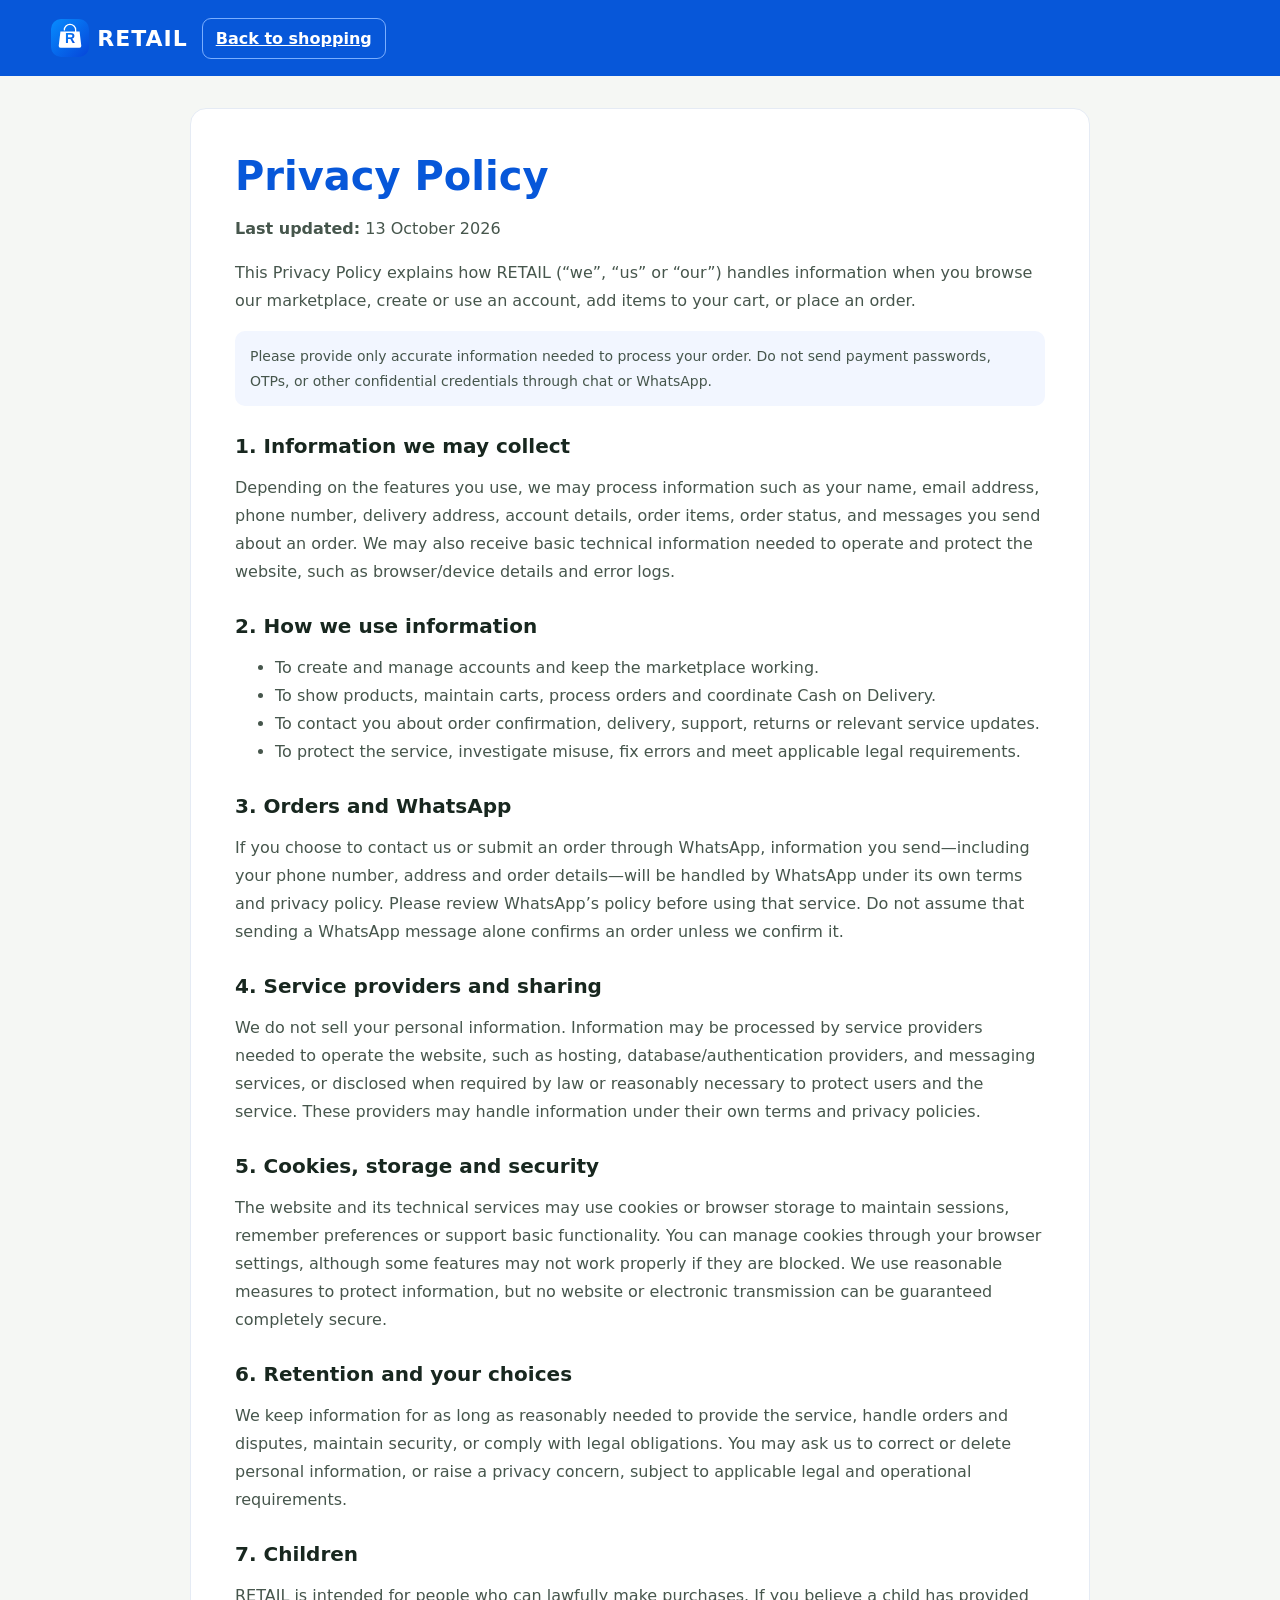
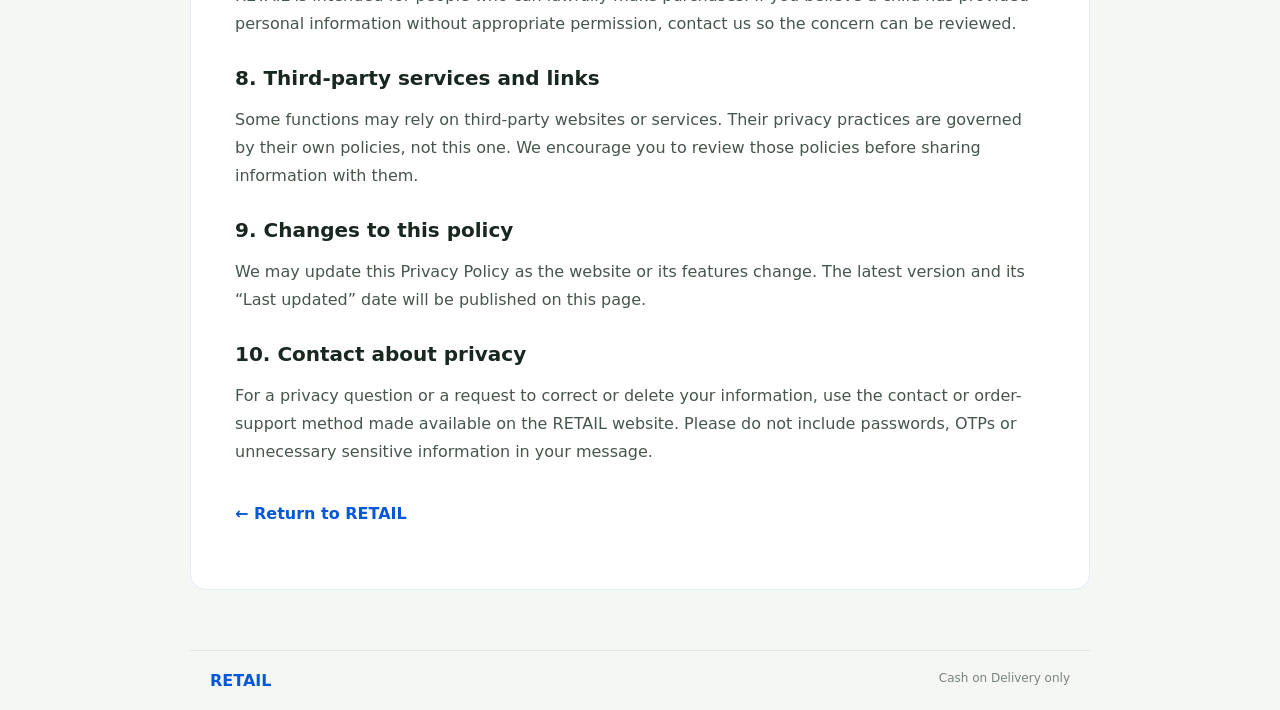
<file: privacy-policy.html>
<!doctype html>
<html lang="en">
<head>
  <meta charset="utf-8">
  <meta name="viewport" content="width=device-width, initial-scale=1">
  <meta name="theme-color" content="#0868ed">
  <meta name="description" content="Privacy Policy for RETAIL marketplace.">
  <title>Privacy Policy — RETAIL</title>
  <link rel="icon" type="image/svg+xml" href="retail-logo.svg?v=4">
  <link rel="stylesheet" href="styles.css">
  <link rel="stylesheet" href="retail-layout-fix.css">
  <style>
    .policy-wrap{max-width:900px;margin:32px auto 60px;padding:clamp(20px,5vw,44px);background:#fff;border:1px solid #e5ebf4;border-radius:16px}
    .policy-wrap h1{color:#0757d9;font-size:clamp(28px,4vw,40px);margin:0 0 8px}
    .policy-wrap h2{font-size:20px;margin:28px 0 8px}
    .policy-wrap p,.policy-wrap li{line-height:1.75;color:#46564c}
    .policy-back{display:inline-block;margin:22px 0;color:#0757d9;font-weight:700;text-decoration:none}
    .policy-note{padding:13px 15px;background:#f2f6ff;border-radius:10px;color:#344b70;font-size:14px}
  </style>
</head>
<body>
  <header class="top">
    <a class="brand" href="index.html"><img class="brand-logo" src="retail-logo.svg?v=4" alt="Retail logo"> RETAIL</a>
    <a class="navbtn" href="index.html">Back to shopping</a>
  </header>
  <main class="policy-wrap">
    <h1>Privacy Policy</h1>
    <p><strong>Last updated:</strong> 13 October 2026</p>
    <p>This Privacy Policy explains how RETAIL (“we”, “us” or “our”) handles information when you browse our marketplace, create or use an account, add items to your cart, or place an order.</p>
    <p class="policy-note">Please provide only accurate information needed to process your order. Do not send payment passwords, OTPs, or other confidential credentials through chat or WhatsApp.</p>

    <h2>1. Information we may collect</h2>
    <p>Depending on the features you use, we may process information such as your name, email address, phone number, delivery address, account details, order items, order status, and messages you send about an order. We may also receive basic technical information needed to operate and protect the website, such as browser/device details and error logs.</p>

    <h2>2. How we use information</h2>
    <ul>
      <li>To create and manage accounts and keep the marketplace working.</li>
      <li>To show products, maintain carts, process orders and coordinate Cash on Delivery.</li>
      <li>To contact you about order confirmation, delivery, support, returns or relevant service updates.</li>
      <li>To protect the service, investigate misuse, fix errors and meet applicable legal requirements.</li>
    </ul>

    <h2>3. Orders and WhatsApp</h2>
    <p>If you choose to contact us or submit an order through WhatsApp, information you send—including your phone number, address and order details—will be handled by WhatsApp under its own terms and privacy policy. Please review WhatsApp’s policy before using that service. Do not assume that sending a WhatsApp message alone confirms an order unless we confirm it.</p>

    <h2>4. Service providers and sharing</h2>
    <p>We do not sell your personal information. Information may be processed by service providers needed to operate the website, such as hosting, database/authentication providers, and messaging services, or disclosed when required by law or reasonably necessary to protect users and the service. These providers may handle information under their own terms and privacy policies.</p>

    <h2>5. Cookies, storage and security</h2>
    <p>The website and its technical services may use cookies or browser storage to maintain sessions, remember preferences or support basic functionality. You can manage cookies through your browser settings, although some features may not work properly if they are blocked. We use reasonable measures to protect information, but no website or electronic transmission can be guaranteed completely secure.</p>

    <h2>6. Retention and your choices</h2>
    <p>We keep information for as long as reasonably needed to provide the service, handle orders and disputes, maintain security, or comply with legal obligations. You may ask us to correct or delete personal information, or raise a privacy concern, subject to applicable legal and operational requirements.</p>

    <h2>7. Children</h2>
    <p>RETAIL is intended for people who can lawfully make purchases. If you believe a child has provided personal information without appropriate permission, contact us so the concern can be reviewed.</p>

    <h2>8. Third-party services and links</h2>
    <p>Some functions may rely on third-party websites or services. Their privacy practices are governed by their own policies, not this one. We encourage you to review those policies before sharing information with them.</p>

    <h2>9. Changes to this policy</h2>
    <p>We may update this Privacy Policy as the website or its features change. The latest version and its “Last updated” date will be published on this page.</p>

    <h2>10. Contact about privacy</h2>
    <p>For a privacy question or a request to correct or delete your information, use the contact or order-support method made available on the RETAIL website. Please do not include passwords, OTPs or unnecessary sensitive information in your message.</p>
    <a class="policy-back" href="index.html">← Return to RETAIL</a>
  </main>
  <footer style="padding:20px;max-width:900px;margin:auto"><b>RETAIL</b><span>Cash on Delivery only</span></footer>
</body>
</html>
</file>
<file: styles.css>
*{box-sizing:border-box}body{margin:0;background:#f5f7f4;color:#18271f;font-family:Inter,ui-sans-serif,system-ui,-apple-system,Segoe UI,sans-serif}.top{min-height:76px;background:#0757d9;color:white;display:flex;align-items:center;gap:14px;padding:10px max(4%,calc((100% - 1240px)/2));position:sticky;top:0;z-index:5}.brand{display:flex;align-items:center;gap:8px;font-weight:900;letter-spacing:1px;font-size:22px;color:white;text-decoration:none;white-space:nowrap}.brand-logo{width:38px;height:38px;object-fit:contain;border-radius:10px;flex-shrink:0}.mark{display:none;place-items:center;place-items:center;background:#ffffff;color:#0757d9;width:31px;height:31px;border-radius:10px;margin-right:7px}.search{display:flex;flex:1;background:white;border-radius:10px;overflow:hidden;max-width:720px}.search input{border:0;outline:0;padding:13px 15px;flex:1;min-width:0;font-size:14px}.search button{border:0;background:#ffffff;color:#0757d9;font-weight:750;padding:0 20px}.navbtn{background:transparent;color:white;border:1px solid #7aaeff;border-radius:9px;padding:10px 13px;font-weight:650;white-space:nowrap}.cartnav b,.top .navbtn b{background:#ffffff;color:#0757d9;border-radius:20px;padding:2px 7px}.cats{display:flex;justify-content:center;gap:8px;padding:13px;overflow:auto;background:white;border-bottom:1px solid #e7ebe7}.cats button{border:0;background:transparent;padding:8px 15px;border-radius:20px;color:#53635a;white-space:nowrap;cursor:pointer}.cats button.selected,.cats button:hover{background:#e6f0ff;color:#0757d9;font-weight:700}main{max-width:1240px;margin:auto;padding:26px 24px}.hero{background:#e6f0ff;border-radius:22px;min-height:320px;padding:48px 6%;display:flex;justify-content:space-between;align-items:center;overflow:hidden;position:relative}.eyebrow{font-size:11px;text-transform:uppercase;letter-spacing:1.8px;color:#6a806f;font-weight:800}.hero h1{font-size:clamp(38px,5vw,62px);line-height:1.03;letter-spacing:-2px;margin:13px 0}.hero h1 em{font-style:normal;color:#0757d9}.hero p{color:#617064;max-width:440px;line-height:1.6}.primary{border:0;background:#0757d9;color:white;border-radius:10px;padding:13px 19px;font-weight:750;cursor:pointer}.primary:hover{opacity:.9}.wide{width:100%;margin-top:10px}.hero-art{width:300px;height:240px;position:relative;display:grid;place-items:center;margin-right:5%}.orbit{width:185px;height:185px;border-radius:50%;display:grid;place-items:center;background:#ffffff;color:#0757d9;font-size:90px;font-weight:950;box-shadow:0 22px 60px #8ca78055}.float{position:absolute;background:white;border-radius:17px;padding:17px;font-size:28px;box-shadow:0 12px 30px #1c39221c}.f1{top:12px;left:6px}.f2{bottom:10px;right:0}.f3{top:25px;right:5px}.sectionhead{display:flex;align-items:end;justify-content:space-between;margin:42px 0 18px}.sectionhead h2,.sell h2{font-size:27px;letter-spacing:-.7px;margin:5px 0}.muted{color:#78857b;font-size:13px}.products{display:grid;grid-template-columns:repeat(4,minmax(0,1fr));gap:17px}.product{background:white;border:1px solid #e9ede8;border-radius:15px;overflow:hidden;transition:.2s;cursor:pointer}.product:hover{transform:translateY(-3px);box-shadow:0 12px 30px #1a362015}.photo{height:190px;background:#f0f3ef;display:grid;place-items:center;font-size:62px}.photo img{width:100%;height:100%;object-fit:cover}.pbody{padding:15px}.tag{font-size:10px;text-transform:uppercase;letter-spacing:1px;color:#718275}.pbody h3{font-size:15px;line-height:1.35;margin:7px 0;min-height:40px}.prices{font-size:20px}.prices del,.bigprice del{font-size:13px;opacity:.55;margin-left:7px}.off{font-size:12px;font-weight:800;margin-left:6px;color:#0757d9}.seller{font-size:12px;color:#879087;margin:6px 0 13px}.actions{display:flex;gap:8px}.actions button{flex:1}.add,.buy,.dash,.adminrow button,.qty button{cursor:pointer}.add{border:1px solid #0757d9;color:#0757d9;background:white;border-radius:8px;padding:10px;font-weight:750}.add:hover{background:#eef5ff}.buy{border:0;border-radius:8px;padding:10px;font-weight:750;background:#0757d9;color:#fff}.sell{margin:48px 0;background:#0757d9;color:white;border-radius:18px;padding:30px 36px;display:flex;align-items:center;justify-content:space-between;gap:20px}.sell .eyebrow{color:#c9df9a}.sell p{color:#d0d9d2;margin-bottom:0}.sell .primary{background:#ffffff;color:#0757d9}footer{display:flex;justify-content:space-between;gap:20px;padding:24px 0;color:#78857b;font-size:12px;border-top:1px solid #e1e7e0}footer b{color:#0757d9;font-size:16px}.modalbox{min-width:min(560px,90vw);max-height:88vh;overflow:auto;padding:25px}.modalbox h2{margin-top:0}.modalbox input,.modalbox textarea,.modalbox select{width:100%;padding:12px;border:1px solid #d7dfd7;border-radius:8px;margin:6px 0 13px;font:inherit}.modalbox label{font-size:13px;color:#526257}.close{float:right;border:0;background:#edf2ed;border-radius:50%;width:30px;height:30px;font-size:20px;cursor:pointer}dialog{border:0;border-radius:16px;box-shadow:0 20px 80px #0004;padding:0}dialog::backdrop{background:#10221888}.notice{background:#f0f4e9;border-radius:9px;padding:12px;font-size:13px;color:#53654f}.lineitem{display:flex;justify-content:space-between;gap:12px;padding:10px 0;border-bottom:1px solid #eee}.cartrow,.adminrow{display:flex;justify-content:space-between;gap:12px;align-items:center;border-bottom:1px solid #eee;padding:12px 0}.qty{display:flex;gap:6px;align-items:center}.qty button,.adminrow button{border:1px solid #d6ded6;background:#fff;border-radius:7px;padding:7px 10px}.qty .remove,.danger{color:#a22!important}.dashgrid{display:grid;grid-template-columns:repeat(2,1fr);gap:10px}.dash{border:1px solid #d7dfd7;background:#fff;border-radius:10px;padding:13px;font-weight:700}.order{border:1px solid #e1e7e0;border-radius:10px;padding:13px;margin:9px 0;background:#fbfcfb}.status{float:right;background:#e6f0ff;border-radius:15px;padding:4px 8px;font-size:12px}.order select{margin-top:10px;padding:8px;width:100%;border:1px solid #ddd;border-radius:7px}.detail{display:grid;grid-template-columns:1fr 1.2fr;gap:20px}.detail>img,.detailemoji{width:100%;height:270px;object-fit:contain;background:#f3f5f2;border-radius:12px;font-size:90px;display:grid;place-items:center}.bigprice{font-size:28px;font-weight:850;margin:15px 0}.related{display:grid;grid-template-columns:repeat(2,1fr);gap:8px}.related button{text-align:left;border:1px solid #ddd;background:#fff;border-radius:9px;padding:10px;cursor:pointer}.twocol{display:grid;grid-template-columns:1fr 1fr;gap:10px}.empty{grid-column:1/-1;padding:35px;background:#fff;border-radius:12px;text-align:center}.toast{position:fixed;bottom:25px;left:50%;transform:translateX(-50%);background:#0757d9;color:#fff;padding:12px 18px;border-radius:10px;z-index:20;box-shadow:0 10px 30px #0003}@media(max-width:850px){.products{grid-template-columns:repeat(2,minmax(0,1fr))}.hero-art{width:190px;margin:0}.orbit{width:135px;height:135px;font-size:65px}.top{gap:9px;padding:10px 12px}.brand{font-size:17px}.navbtn{padding:9px}.search button{padding:0 10px}}@media(max-width:560px){.top{height:auto;min-height:65px;flex-wrap:wrap;padding:10px}.search{order:3;flex-basis:100%;max-width:none}.hero{padding:28px 23px;min-height:270px}.hero-art{display:none}.hero h1{font-size:42px}.products{gap:10px}.photo{height:145px}.pbody{padding:11px}.sell{padding:23px;align-items:flex-start;flex-direction:column}main{padding:18px 13px}footer{flex-direction:column}.detail{grid-template-columns:1fr}.twocol,.dashgrid{grid-template-columns:1fr}.modalbox{min-width:0;width:92vw}.actions{flex-direction:column}}

/* Full-page product details */
[hidden]{display:none!important}
.back-products{border:1px solid #d7dfd7;background:#fff;color:#0757d9;border-radius:9px;padding:10px 14px;font-weight:750;cursor:pointer;margin:0 0 20px}
.product-detail-page{display:grid;grid-template-columns:minmax(0,1fr) minmax(0,1fr);gap:clamp(22px,4vw,48px);background:#fff;border:1px solid #e7ebe7;border-radius:18px;padding:clamp(16px,3vw,32px)}
.detail-image-wrap{min-width:0}
.detail-main-image{width:100%;height:min(52vw,480px);min-height:260px;object-fit:contain;background:#f5f7f4;border-radius:14px}
.detail-info h1{font-size:clamp(26px,3vw,38px);line-height:1.15;margin:12px 0}
.detail-description{color:#526257;line-height:1.7;white-space:pre-wrap}
.detail-price{font-size:clamp(28px,3vw,38px);font-weight:900;margin:20px 0}
.detail-meta{color:#53635a;margin:10px 0}
.detail-actions{display:flex;gap:12px;margin:24px 0}
.detail-actions button{flex:1;min-height:48px;font-size:15px}
.similar-section{margin:32px 0}
.similar-section h2{font-size:24px}
.similar-products{grid-template-columns:repeat(4,minmax(0,1fr))}
@media(max-width:650px){.product-detail-page{grid-template-columns:1fr;padding:14px}.detail-main-image{height:300px;min-height:0}.detail-actions{position:sticky;bottom:8px;background:#fff;padding:8px;border-radius:12px;box-shadow:0 4px 18px #0001}.similar-products{grid-template-columns:repeat(2,minmax(0,1fr))}}

/* Marketplace homepage refinements */
.hero{background:linear-gradient(115deg,#eaf2ff 0%,#f4f8ff 56%,#e3edff 100%);border:1px solid #dce8ff;min-height:300px}
.hero-perks{display:flex;gap:14px;flex-wrap:wrap;margin-top:20px;color:#245caa;font-size:12px;font-weight:750}
.hero-perks span{background:#fff;padding:8px 11px;border-radius:999px;border:1px solid #dbe8ff}
.sectionhead{margin-top:32px}
.sectionhead h2{font-size:28px}

.shopping-benefits{display:grid;grid-template-columns:repeat(3,minmax(0,1fr));gap:14px;margin:32px 0}
.shopping-benefits article{display:flex;align-items:center;gap:14px;padding:19px;background:#fff;border:1px solid #e5ebf4;border-radius:14px}
.benefit-icon{display:grid;place-items:center;flex:0 0 48px;width:48px;height:48px;background:#edf4ff;border-radius:13px;font-size:24px}
.shopping-benefits b{font-size:15px}
.shopping-benefits p{font-size:12px;color:#78857b;line-height:1.5;margin:5px 0 0}
.how-retail{display:flex;align-items:center;justify-content:space-between;gap:20px;margin:24px 0 36px;padding:25px 30px;background:#fff;border:1px solid #e5ebf4;border-radius:16px}
.how-retail h2{font-size:clamp(20px,3vw,27px);margin:7px 0}
.how-retail p{max-width:690px;color:#647267;line-height:1.65;margin-bottom:0}
#shopNowBottom{white-space:nowrap}
@media(max-width:650px){.shopping-benefits{grid-template-columns:1fr;gap:9px;margin:22px 0}.shopping-benefits article{padding:14px}.how-retail{align-items:flex-start;flex-direction:column;padding:20px}.hero-perks{gap:7px}.hero-perks span{font-size:11px}}


/* Compact separate second-hand marketplace link */
.used-market-promo{display:flex;align-items:center;gap:12px;width:100%;max-width:440px;margin:0 auto 22px;padding:12px 15px;background:#fff;border:1px solid #d8e4f4;border-radius:12px;text-decoration:none;color:#18271f;box-shadow:0 2px 8px rgba(15,45,90,.04);transition:border-color .15s,box-shadow .15s}
.used-market-promo:hover{border-color:#0757d9;box-shadow:0 4px 14px rgba(15,45,90,.08)}
.used-market-icon{display:grid;place-items:center;width:39px;height:39px;flex-shrink:0;border-radius:10px;background:#eaf7ef;color:#197a43;font-size:23px}
.used-market-copy{display:flex;flex:1;min-width:0;flex-direction:column;gap:3px}
.used-market-copy strong{font-size:15px;font-weight:850;color:#172b22}
.used-market-copy small{font-size:11px;color:#6b7a70;line-height:1.4}
.used-market-arrow{font-size:21px;color:#0757d9;font-weight:800}

/* Separate marketplace photo shortcuts */
.marketplace-shortcuts{display:grid;grid-template-columns:repeat(2,minmax(0,1fr));gap:12px;width:100%;max-width:900px;margin:0 auto 22px}
.marketplace-shortcuts .used-market-promo{max-width:none;margin:0;min-width:0;gap:11px;padding:10px 12px}
.marketplace-photo{width:76px;height:62px;object-fit:cover;border-radius:9px;flex-shrink:0;background:#edf2f7}
.animal-market-promo{border-color:#d6e7d9;background:#fbfffb}
.animal-market-promo:hover{border-color:#36834b}
@media(max-width:560px){.marketplace-shortcuts{gap:8px}.marketplace-shortcuts .used-market-promo{padding:8px;gap:7px}.marketplace-photo{width:54px;height:58px}.marketplace-shortcuts .used-market-copy strong{font-size:12px}.marketplace-shortcuts .used-market-copy small{font-size:10px}.marketplace-shortcuts .used-market-arrow{font-size:17px}}

.marketplace-photo-grid{display:grid;width:76px;height:62px;flex-shrink:0;grid-template-columns:repeat(2,1fr);grid-template-rows:repeat(2,1fr);gap:3px;overflow:hidden;border-radius:9px}
.marketplace-photo-grid img{width:100%;height:100%;min-width:0;min-height:0;object-fit:cover;border-radius:3px}
@media(max-width:560px){.marketplace-photo-grid{width:54px;height:58px;gap:2px}}
</file>
<file: retail-layout-fix.css>
.top #loginBtn,
.top #cartBtn {
  margin-top: 8px;
}

/* Keep the header clear of the top edge/status bar on phones and installed app */
@media (max-width: 560px) {
  .top {
    padding-top: calc(18px + env(safe-area-inset-top, 0px));
  }
  .top #loginBtn,
  .top #cartBtn {
    position: relative;
    top: 6px;
  }
}
</file>
